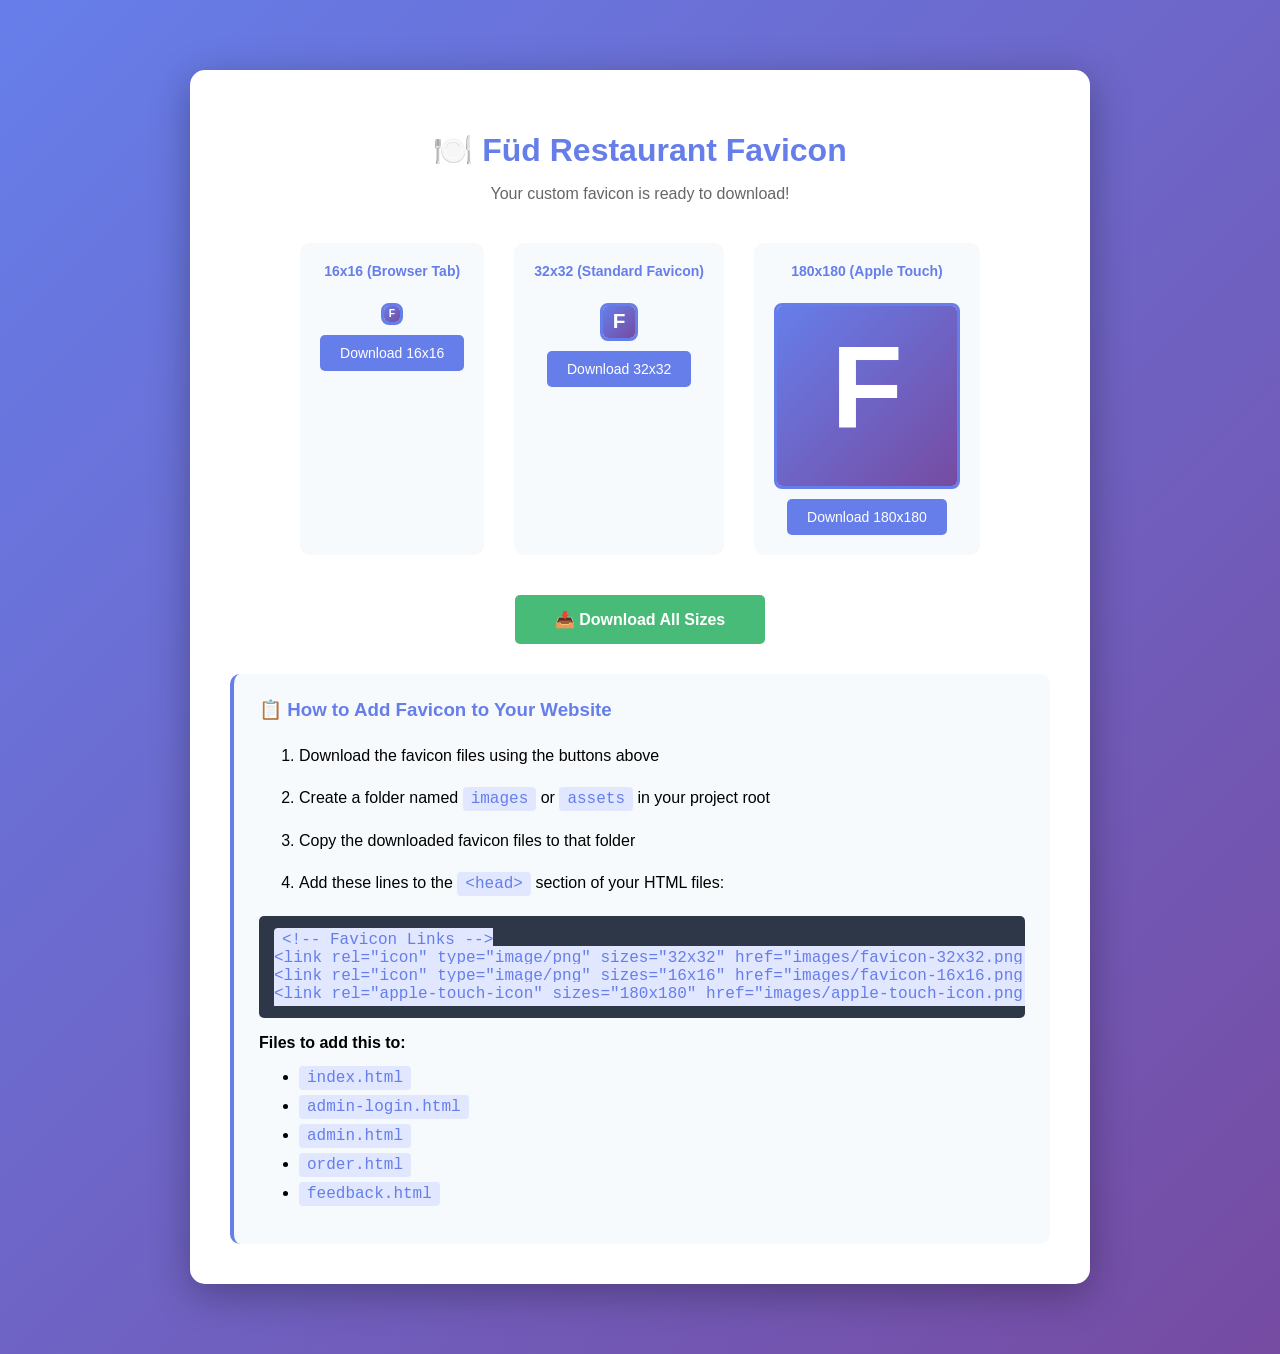
<file: favicon.html>
<html lang="en">
  <head>
    <meta charset="UTF-8" />
    <meta name="viewport" content="width=device-width, initial-scale=1.0" />
    <title>Füd Restaurant Favicon Generator</title>
    <style>
      body {
        font-family: Arial, sans-serif;
        max-width: 900px;
        margin: 50px auto;
        padding: 20px;
        background: linear-gradient(135deg, #667eea 0%, #764ba2 100%);
        min-height: 100vh;
      }
      .container {
        background: white;
        padding: 40px;
        border-radius: 15px;
        box-shadow: 0 10px 40px rgba(0, 0, 0, 0.3);
      }
      h1 {
        color: #667eea;
        text-align: center;
        margin-bottom: 10px;
      }
      .subtitle {
        text-align: center;
        color: #666;
        margin-bottom: 30px;
      }
      .preview {
        display: flex;
        gap: 30px;
        justify-content: center;
        margin: 40px 0;
        flex-wrap: wrap;
      }
      .icon-preview {
        text-align: center;
        background: #f7fafc;
        padding: 20px;
        border-radius: 10px;
      }
      .icon-preview h3 {
        color: #667eea;
        margin-top: 0;
        font-size: 14px;
      }
      canvas {
        border: 3px solid #667eea;
        border-radius: 8px;
        margin: 10px 0;
        background: white;
      }
      .download-btn {
        background: #667eea;
        color: white;
        border: none;
        padding: 10px 20px;
        border-radius: 5px;
        cursor: pointer;
        font-size: 14px;
        transition: all 0.3s;
      }
      .download-btn:hover {
        background: #5568d3;
        transform: translateY(-2px);
      }
      .instructions {
        background: #f7fafc;
        padding: 25px;
        border-radius: 10px;
        margin-top: 30px;
        border-left: 4px solid #667eea;
      }
      .instructions h3 {
        color: #667eea;
        margin-top: 0;
      }
      .instructions code {
        background: #e0e7ff;
        padding: 3px 8px;
        border-radius: 4px;
        color: #667eea;
        font-family: "Courier New", monospace;
      }
      .instructions ol {
        line-height: 2;
      }
      .instructions li {
        margin-bottom: 10px;
      }
      .download-all {
        text-align: center;
        margin: 30px 0;
      }
      .download-all button {
        background: #48bb78;
        padding: 15px 40px;
        font-size: 16px;
        font-weight: bold;
      }
      .download-all button:hover {
        background: #38a169;
      }
    </style>
  </head>
  <body>
    <div class="container">
      <h1>🍽️ Füd Restaurant Favicon</h1>
      <p class="subtitle">Your custom favicon is ready to download!</p>

      <div class="preview">
        <div class="icon-preview">
          <h3>16x16 (Browser Tab)</h3>
          <canvas id="favicon16" width="16" height="16"></canvas>
          <br />
          <button class="download-btn" onclick="downloadFavicon(16)">
            Download 16x16
          </button>
        </div>

        <div class="icon-preview">
          <h3>32x32 (Standard Favicon)</h3>
          <canvas id="favicon32" width="32" height="32"></canvas>
          <br />
          <button class="download-btn" onclick="downloadFavicon(32)">
            Download 32x32
          </button>
        </div>

        <div class="icon-preview">
          <h3>180x180 (Apple Touch)</h3>
          <canvas id="favicon180" width="180" height="180"></canvas>
          <br />
          <button class="download-btn" onclick="downloadFavicon(180)">
            Download 180x180
          </button>
        </div>
      </div>

      <div class="download-all">
        <button class="download-btn" onclick="downloadAll()">
          📥 Download All Sizes
        </button>
      </div>

      <div class="instructions">
        <h3>📋 How to Add Favicon to Your Website</h3>
        <ol>
          <li>Download the favicon files using the buttons above</li>
          <li>
            Create a folder named <code>images</code> or <code>assets</code> in
            your project root
          </li>
          <li>Copy the downloaded favicon files to that folder</li>
          <li>
            Add these lines to the <code>&lt;head&gt;</code> section of your
            HTML files:
          </li>
        </ol>

        <pre
          style="
            background: #2d3748;
            color: #e0e7ff;
            padding: 15px;
            border-radius: 5px;
            overflow-x: auto;
          "
        ><code>&lt;!-- Favicon Links --&gt;
&lt;link rel="icon" type="image/png" sizes="32x32" href="images/favicon-32x32.png"&gt;
&lt;link rel="icon" type="image/png" sizes="16x16" href="images/favicon-16x16.png"&gt;
&lt;link rel="apple-touch-icon" sizes="180x180" href="images/apple-touch-icon.png"&gt;</code></pre>

        <p><strong>Files to add this to:</strong></p>
        <ul>
          <li><code>index.html</code></li>
          <li><code>admin-login.html</code></li>
          <li><code>admin.html</code></li>
          <li><code>order.html</code></li>
          <li><code>feedback.html</code></li>
        </ul>
      </div>
    </div>

    <script>
      // Draw favicon at different sizes
      function drawFavicon(canvas, size) {
        const ctx = canvas.getContext("2d");

        // Clear canvas
        ctx.clearRect(0, 0, size, size);

        // Background gradient
        const gradient = ctx.createLinearGradient(0, 0, size, size);
        gradient.addColorStop(0, "#667eea");
        gradient.addColorStop(1, "#764ba2");
        ctx.fillStyle = gradient;
        ctx.fillRect(0, 0, size, size);

        // Draw "F" letter
        ctx.fillStyle = "white";
        ctx.font = `bold ${size * 0.65}px Arial, sans-serif`;
        ctx.textAlign = "center";
        ctx.textBaseline = "middle";
        ctx.fillText("F", size / 2, size / 2);
      }

      // Initialize all canvases
      function initializeFavicons() {
        drawFavicon(document.getElementById("favicon16"), 16);
        drawFavicon(document.getElementById("favicon32"), 32);
        drawFavicon(document.getElementById("favicon180"), 180);
      }

      // Download individual favicon
      function downloadFavicon(size) {
        const canvas = document.getElementById(`favicon${size}`);
        const link = document.createElement("a");

        let filename;
        if (size === 180) {
          filename = "apple-touch-icon.png";
        } else {
          filename = `favicon-${size}x${size}.png`;
        }

        link.download = filename;
        link.href = canvas.toDataURL("image/png");
        link.click();
      }

      // Download all sizes
      function downloadAll() {
        setTimeout(() => downloadFavicon(16), 100);
        setTimeout(() => downloadFavicon(32), 300);
        setTimeout(() => downloadFavicon(180), 500);

        alert(
          "✅ All favicon files will download shortly!\n\nYou will receive:\n- favicon-16x16.png\n- favicon-32x32.png\n- apple-touch-icon.png",
        );
      }

      // Initialize on load
      window.onload = initializeFavicons;
    </script>
  </body>
</html>
</file>
